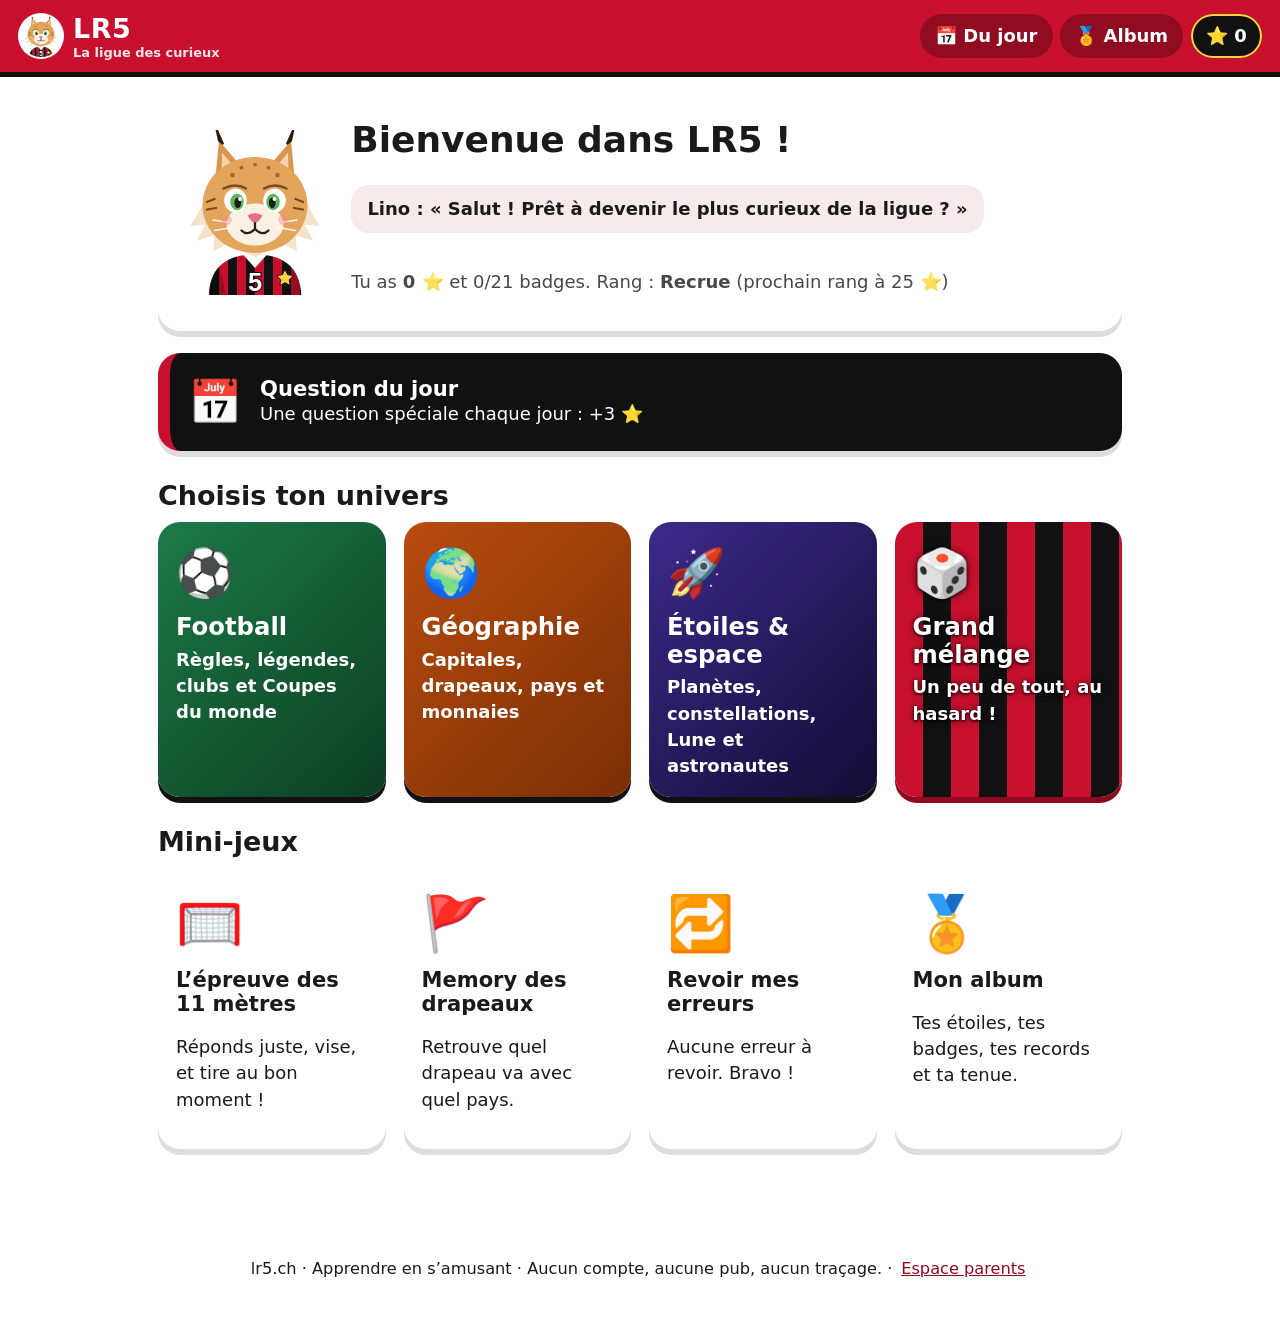
<file: index.html>
<!doctype html>
<html lang="fr">
<head>
<meta charset="utf-8">
<meta name="viewport" content="width=device-width, initial-scale=1, viewport-fit=cover">
<title>LR5 · La ligue des curieux</title>
<meta name="description" content="Quiz et mini-jeux pour les 9-10 ans : football, géographie, étoiles et espace. Sans compte, sans pub, sans traçage.">
<meta name="theme-color" content="#c8102e">
<meta name="color-scheme" content="light">
<link rel="icon" href="assets/favicon.svg" type="image/svg+xml">
<link rel="apple-touch-icon" href="assets/icon-180.png">
<link rel="manifest" href="manifest.webmanifest">
<meta name="apple-mobile-web-app-title" content="LR5">
<meta name="mobile-web-app-capable" content="yes">
<meta name="apple-mobile-web-app-capable" content="yes">
<meta property="og:type" content="website">
<meta property="og:locale" content="fr_CH">
<meta property="og:site_name" content="LR5">
<meta property="og:title" content="LR5 · La ligue des curieux">
<meta property="og:description" content="Quiz et mini-jeux pour les 9-10 ans : football, géographie, étoiles et espace. Sans compte, sans pub, sans traçage.">
<meta property="og:url" content="https://www.lr5.ch/">
<meta property="og:image" content="https://www.lr5.ch/assets/og.png">
<meta property="og:image:width" content="1200">
<meta property="og:image:height" content="630">
<meta property="og:image:alt" content="LR5, La ligue des curieux : la mascotte Lino">
<meta name="twitter:card" content="summary_large_image">
<link rel="stylesheet" href="css/theme.css">
<link rel="stylesheet" href="css/style.css">
<script src="js/config.js" defer></script>
<script src="js/flags.js" defer></script>
<script src="js/app.js" defer></script>
<script src="js/penalty.js" defer></script>
<script src="js/memory.js" defer></script>
</head>
<body>
<a class="skip" href="#app">Aller au contenu</a>
<header class="topbar">
  <a class="logo" href="index.html#/"><img src="assets/mascotte.svg" alt="" width="46" height="46"><span><b data-cfg="nom">LR5</b><small data-cfg="slogan">La ligue des curieux</small></span></a>
  <nav aria-label="Menu">
    <a class="pill" href="index.html#/jour"><span aria-hidden="true">📅</span> <span class="lbl">Du jour</span></a>
    <a class="pill" href="index.html#/album"><span aria-hidden="true">🏅</span> <span class="lbl">Album</span></a>
    <a class="pill stars" id="pill-etoiles" href="index.html#/album" aria-label="Mes étoiles"><span aria-hidden="true">⭐</span> <span id="nb-etoiles">0</span></a>
  </nav>
</header>
<main id="app" tabindex="-1"><p>Chargement…</p><noscript><p>Ce site a besoin de JavaScript pour fonctionner (aucun traçage, promis !).</p></noscript></main>
<footer class="footer"><p><span data-cfg="domaine">lr5.ch</span> · Apprendre en s’amusant · Aucun compte, aucune pub, aucun traçage. · <a href="parents.html">Espace parents</a></p></footer>
<div class="toast" id="toast" role="status" aria-live="polite"></div>
</body>
</html>
</file>
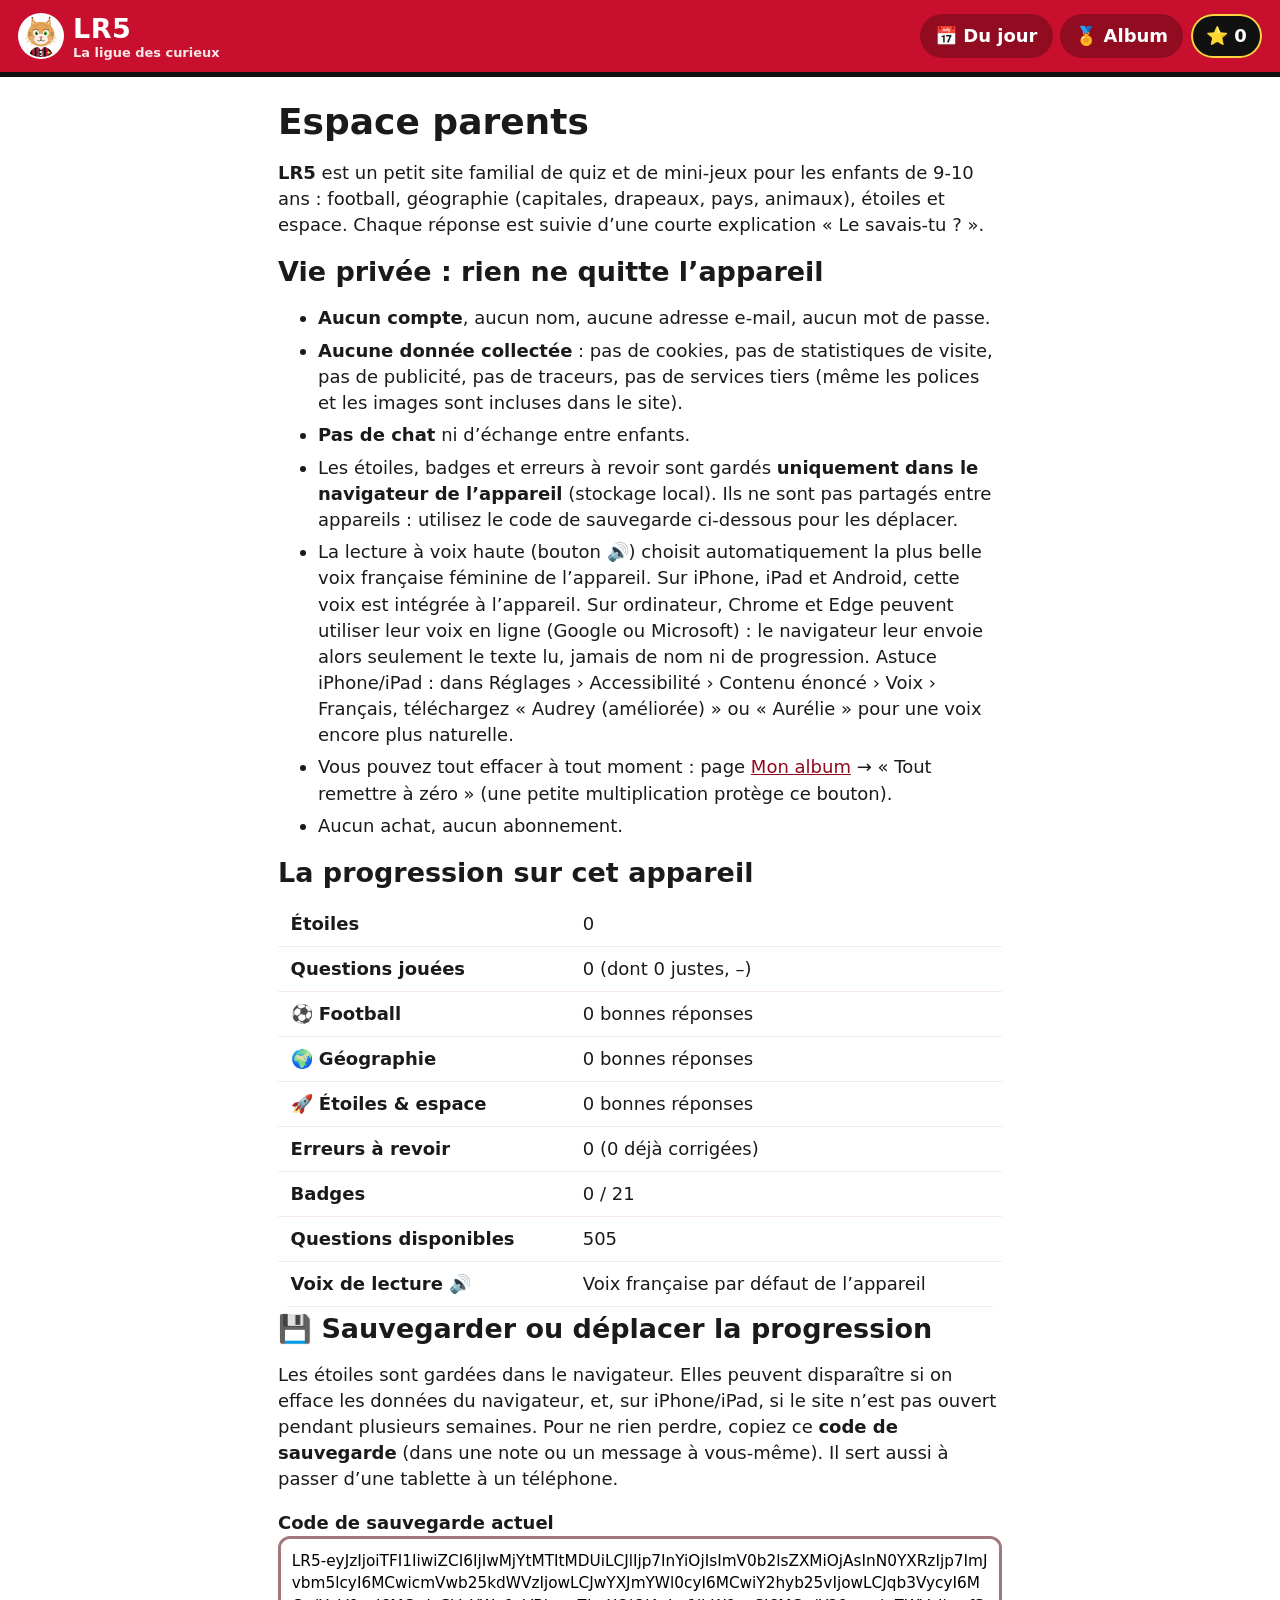
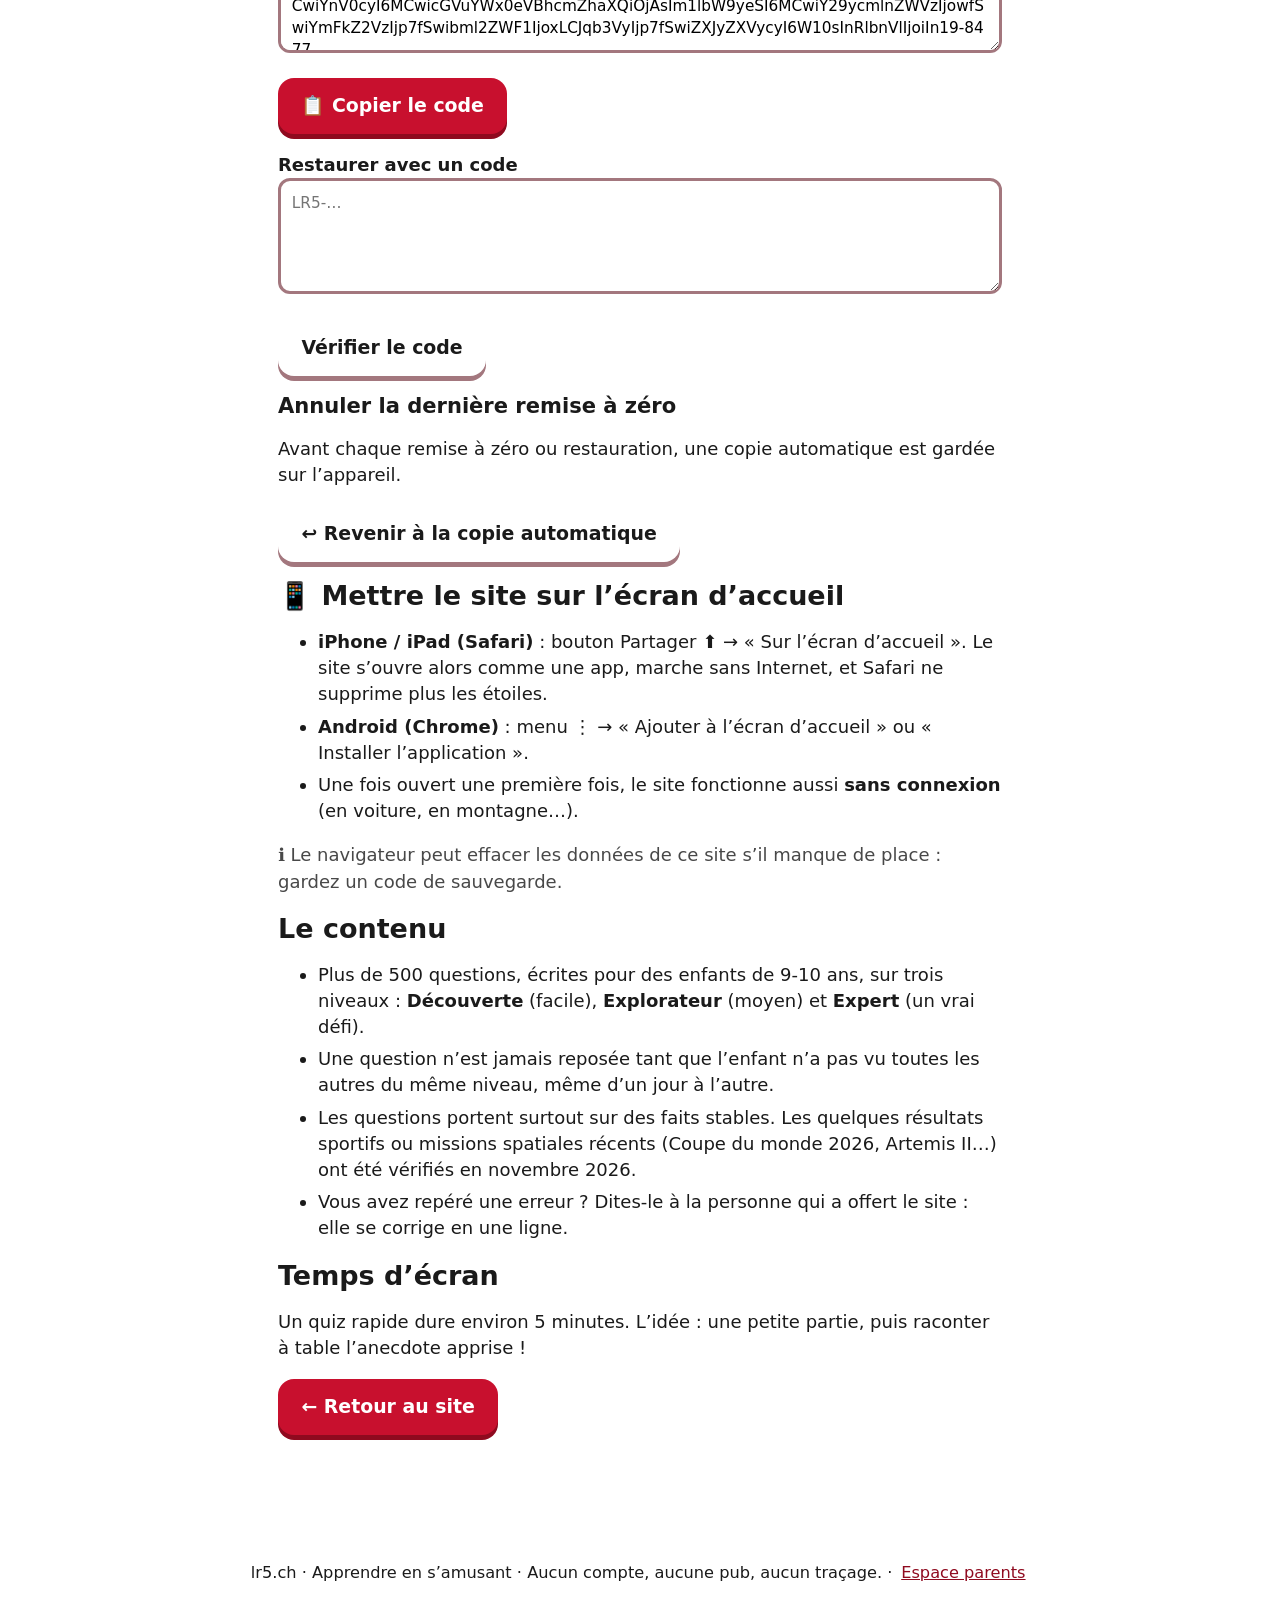
<file: parents.html>
<!doctype html>
<html lang="fr">
<head>
<meta charset="utf-8">
<meta name="viewport" content="width=device-width, initial-scale=1, viewport-fit=cover">
<title>Espace parents · LR5</title>
<meta name="description" content="Quiz et mini-jeux pour les 9-10 ans : football, géographie, étoiles et espace. Sans compte, sans pub, sans traçage.">
<meta name="theme-color" content="#c8102e">
<meta name="color-scheme" content="light">
<link rel="icon" href="assets/favicon.svg" type="image/svg+xml">
<link rel="apple-touch-icon" href="assets/icon-180.png">
<link rel="manifest" href="manifest.webmanifest">
<meta name="apple-mobile-web-app-title" content="LR5">
<meta name="mobile-web-app-capable" content="yes">
<meta name="apple-mobile-web-app-capable" content="yes">
<meta property="og:type" content="website">
<meta property="og:locale" content="fr_CH">
<meta property="og:site_name" content="LR5">
<meta property="og:title" content="LR5 · La ligue des curieux">
<meta property="og:description" content="Quiz et mini-jeux pour les 9-10 ans : football, géographie, étoiles et espace. Sans compte, sans pub, sans traçage.">
<meta property="og:url" content="https://www.lr5.ch/">
<meta property="og:image" content="https://www.lr5.ch/assets/og.png">
<meta property="og:image:width" content="1200">
<meta property="og:image:height" content="630">
<meta property="og:image:alt" content="LR5, La ligue des curieux : la mascotte Lino">
<meta name="twitter:card" content="summary_large_image">
<link rel="stylesheet" href="css/theme.css">
<link rel="stylesheet" href="css/style.css">
<script src="js/config.js" defer></script>
<script src="js/flags.js" defer></script>
<script src="js/app.js" defer></script>
<script src="js/parents.js" defer></script>
</head>
<body>
<a class="skip" href="#content">Aller au contenu</a>
<header class="topbar">
  <a class="logo" href="index.html#/"><img src="assets/mascotte.svg" alt="" width="46" height="46"><span><b data-cfg="nom">LR5</b><small data-cfg="slogan">La ligue des curieux</small></span></a>
  <nav aria-label="Menu">
    <a class="pill" href="index.html#/jour"><span aria-hidden="true">📅</span> <span class="lbl">Du jour</span></a>
    <a class="pill" href="index.html#/album"><span aria-hidden="true">🏅</span> <span class="lbl">Album</span></a>
    <a class="pill stars" id="pill-etoiles" href="index.html#/album" aria-label="Mes étoiles"><span aria-hidden="true">⭐</span> <span id="nb-etoiles">0</span></a>
  </nav>
</header>
<main class="prose" id="content">
<h1>Espace parents</h1>
<p><b>LR5</b> est un petit site familial de quiz et de mini-jeux pour les enfants de 9-10 ans : football, géographie (capitales, drapeaux, pays, animaux), étoiles et espace. Chaque réponse est suivie d’une courte explication « Le savais-tu ? ».</p>
<h2>Vie privée : rien ne quitte l’appareil</h2>
<ul>
  <li><b>Aucun compte</b>, aucun nom, aucune adresse e-mail, aucun mot de passe.</li>
  <li><b>Aucune donnée collectée</b> : pas de cookies, pas de statistiques de visite, pas de publicité, pas de traceurs, pas de services tiers (même les polices et les images sont incluses dans le site).</li>
  <li><b>Pas de chat</b> ni d’échange entre enfants.</li>
  <li>Les étoiles, badges et erreurs à revoir sont gardés <b>uniquement dans le navigateur de l’appareil</b> (stockage local). Ils ne sont pas partagés entre appareils : utilisez le code de sauvegarde ci-dessous pour les déplacer.</li>
  <li>La lecture à voix haute (bouton 🔊) choisit automatiquement la plus belle voix française féminine de l’appareil. Sur iPhone, iPad et Android, cette voix est intégrée à l’appareil. Sur ordinateur, Chrome et Edge peuvent utiliser leur voix en ligne (Google ou Microsoft) : le navigateur leur envoie alors seulement le texte lu, jamais de nom ni de progression. Astuce iPhone/iPad : dans Réglages › Accessibilité › Contenu énoncé › Voix › Français, téléchargez « Audrey (améliorée) » ou « Aurélie » pour une voix encore plus naturelle.</li>
  <li>Vous pouvez tout effacer à tout moment : page <a href="index.html#/album">Mon album</a> → « Tout remettre à zéro » (une petite multiplication protège ce bouton).</li>
  <li>Aucun achat, aucun abonnement.</li>
</ul>
<div id="parents-dyn"><p>Chargement de la progression…</p></div>
<h2>Le contenu</h2>
<ul>
  <li>Plus de 500 questions, écrites pour des enfants de 9-10 ans, sur trois niveaux : <b>Découverte</b> (facile), <b>Explorateur</b> (moyen) et <b>Expert</b> (un vrai défi).</li>
  <li>Une question n’est jamais reposée tant que l’enfant n’a pas vu toutes les autres du même niveau, même d’un jour à l’autre.</li>
  <li>Les questions portent surtout sur des faits stables. Les quelques résultats sportifs ou missions spatiales récents (Coupe du monde 2026, Artemis II…) ont été vérifiés en novembre 2026.</li>
  <li>Vous avez repéré une erreur ? Dites-le à la personne qui a offert le site : elle se corrige en une ligne.</li>
</ul>
<h2>Temps d’écran</h2>
<p>Un quiz rapide dure environ 5 minutes. L’idée : une petite partie, puis raconter à table l’anecdote apprise !</p>
<p><a class="btn" href="index.html#/">← Retour au site</a></p>
</main>
<footer class="footer"><p><span data-cfg="domaine">lr5.ch</span> · Apprendre en s’amusant · Aucun compte, aucune pub, aucun traçage. · <a href="parents.html">Espace parents</a></p></footer>
<div class="toast" id="toast" role="status" aria-live="polite"></div>
</body>
</html>
</file>
<file: css/theme.css>
/* Couleurs et tailles propres à ce site (LR5). Le reste du style est dans style.css (partagé). */
:root{
  --primaire:#c8102e;
  --primaire-f:#8f0a1f;
  --fonce:#111111;
  --doux:#f6eaea;
  --bord:#a3777e;
  --fond:#f7f3f2;
  --fond-a:#fbe1e4;
  --fond-b:#ececec;
  --survol:#fff7f7;
  --mix-a:#c8102e;
  --mix-b:#111111;
  --crowd-a:#c8102e;
  --crowd-b:#111111;
  --texte:#1a1a1a;
  --fs:112.5%;   /* 18 px si le navigateur est réglé sur 16 px ; suit le réglage « taille du texte » de l’appareil */
  --fs-m:106.25%; /* 17 px */
  --q-fs:1.45rem;
  --q-fs-m:1.25rem;
  --a-fs:1.1rem;
  --a-h:70px;
}
</file>
<file: css/style.css>
/* Feuille de style PARTAGÉE (identique sur LR5 et AR7). Les couleurs et tailles propres à chaque site
 * sont dans css/theme.css. Aucune police externe : polices système uniquement. */
:root{
  /* Les couleurs et tailles propres à chaque site sont dans css/theme.css (chargé avant ce fichier). */
  --or:#ffd23f; --rouge:#b00d24; --vert:#1c7a47; --carte:#fff; --ombre:0 6px 0 rgba(17,17,17,.14); --r:22px;
}
html{font-size:var(--fs)}
*{box-sizing:border-box}
a,button,input,label{touch-action:manipulation} /* pas de zoom au double tap sur les boutons (tablettes) */
[hidden]{display:none!important}
html,body{margin:0}
body{font-family:"Trebuchet MS","Segoe UI",system-ui,-apple-system,Roboto,Arial,sans-serif;color:var(--texte);
  background:var(--fond) radial-gradient(circle at 10% 0%,var(--fond-a) 0,transparent 40%),radial-gradient(circle at 100% 30%,var(--fond-b) 0,transparent 35%);
  min-height:100vh;line-height:1.45}
a{color:var(--primaire-f)}
.skip{position:absolute;left:-999px;top:0;background:#fff;padding:.5rem 1rem;z-index:10;min-height:44px}
.skip:focus{left:.5rem}
:focus-visible{outline:4px solid var(--or);box-shadow:0 0 0 7px var(--fonce);outline-offset:3px;border-radius:10px}
@supports not selector(:focus-visible){:focus{outline:4px solid var(--or);outline-offset:3px}} /* vieux iPad (iOS 14) */

/* En-tête */
.topbar{display:flex;align-items:center;gap:.8rem;padding:max(.5rem,env(safe-area-inset-top)) max(1rem,env(safe-area-inset-right)) .5rem max(1rem,env(safe-area-inset-left));background:var(--primaire);color:#fff;position:sticky;top:0;z-index:5;box-shadow:0 5px 0 var(--fonce);min-height:66px}
.logo{display:flex;align-items:center;gap:.5rem;color:#fff;text-decoration:none;font-weight:900;min-height:44px}
.logo img{width:46px;height:46px;background:#fff;border-radius:50%;padding:2px}
.logo b{font-size:1.5rem;letter-spacing:.5px}
.logo small{display:block;font-weight:600;font-size:.72rem;opacity:.9;margin-top:-4px}
.topbar nav{margin-left:auto;display:flex;gap:.4rem;align-items:center}
.pill{display:inline-flex;align-items:center;gap:.35rem;background:rgba(0,0,0,.28);color:#fff;border:0;border-radius:999px;padding:.45rem .85rem;font:inherit;font-weight:800;text-decoration:none;cursor:pointer;min-height:44px;min-width:44px;justify-content:center}
.pill:hover{background:rgba(0,0,0,.45)}
.stars{background:var(--fonce);color:#fff;box-shadow:inset 0 0 0 2px var(--or)}
.panel .pill,.card .pill{background:var(--fonce);color:#fff;font-size:.9rem}
.panel .pill:hover{background:var(--primaire)}

main{max-width:1000px;margin:0 auto;padding:1.2rem max(1rem,env(safe-area-inset-right)) 3rem max(1rem,env(safe-area-inset-left));min-height:calc(100vh - 66px)}
h1,h2,h3{line-height:1.15;margin:.2em 0 .5em}
h1{font-size:2rem} h2{font-size:1.5rem} .h3{font-size:1.17rem}
.muted{color:color-mix(in srgb,var(--texte) 80%,transparent)}
@supports not (color:color-mix(in srgb,red 50%,blue)){.muted{opacity:.8}}

/* Accueil */
.hero{display:flex;align-items:center;gap:1.2rem;background:var(--carte);border-radius:var(--r);padding:1rem 1.2rem;box-shadow:var(--ombre);margin-bottom:1.2rem}
.hero .mascotte{flex:none}
.hero h1{margin-bottom:.2em}
.mascotte{position:relative;display:inline-block;max-width:100%}
.mascotte{isolation:isolate}
.mascotte img{width:100%;height:auto;display:block;position:relative;z-index:1}
.mascotte .calque{position:absolute;left:0;top:0;width:100%;height:100%;pointer-events:none;overflow:visible}
.mascotte .calque.devant{z-index:2}
.mascotte .calque.derriere{z-index:0}
.tenue-zone{display:flex;gap:1rem;align-items:center;flex-wrap:wrap}
.tenue-zone .apercu{flex:none}
.tenue-zone .choice-group{flex:1 1 14rem}
.result .mascotte{margin:0 auto}
.result>.row{margin:.6rem 0 1rem}
.bulle{background:var(--doux);border-radius:18px;padding:.6rem .9rem;display:inline-block;font-weight:600}
.grid{display:grid;grid-template-columns:repeat(auto-fit,minmax(210px,1fr));gap:1rem}
.grid.g4{grid-template-columns:repeat(4,1fr)}
@media (max-width:61.1875em){.grid.g4{grid-template-columns:repeat(2,1fr)}}
@media (max-width:34.9375em){.grid.g4{grid-template-columns:1fr}}
.card{background:var(--carte);border-radius:var(--r);padding:1rem;box-shadow:var(--ombre);border:0;text-align:left;font:inherit;color:inherit;text-decoration:none;display:block;cursor:pointer;transition:transform .12s}
.card:hover{transform:translateY(-3px)}
.card:active{transform:translateY(2px)}
.univers{color:#fff;min-height:150px;position:relative;overflow:hidden}
.univers .emoji{font-size:2.6rem;display:block}
.univers h3{font-size:1.35rem;margin:.3rem 0}
.univers p{margin:0;font-weight:600}
.u-football{background:linear-gradient(135deg,#1c7a47,#0c3d23);box-shadow:0 6px 0 var(--fonce)}
.u-geographie{background:linear-gradient(135deg,#b84c0e,#7a2e05);box-shadow:0 6px 0 var(--fonce)}
.u-espace{background:linear-gradient(135deg,#3b2a8a,#120c33);box-shadow:0 6px 0 var(--fonce)}
.u-mix{background:repeating-linear-gradient(90deg,var(--mix-a) 0 28px,var(--mix-b) 28px 56px);box-shadow:0 6px 0 var(--primaire-f)}
.u-mix h3,.u-mix p,.u-mix .emoji{text-shadow:0 1px 3px #000,0 0 8px rgba(0,0,0,.6)}
.section{margin:1.6rem 0 .6rem}
.daily{display:flex;gap:1rem;align-items:center;background:var(--fonce);color:#fff;border-left:12px solid var(--primaire)}
.daily .emoji{font-size:2.4rem}
.daily h2{margin:0}

/* Boutons */
.btn{display:inline-flex;align-items:center;justify-content:center;gap:.5rem;font:inherit;font-weight:800;font-size:1.05rem;border:0;border-radius:16px;padding:.8rem 1.3rem;min-height:56px;cursor:pointer;background:var(--primaire);color:#fff;box-shadow:0 5px 0 var(--primaire-f);text-decoration:none}
.btn:active{transform:translateY(3px);box-shadow:0 2px 0 var(--primaire-f)}
.btn.accent{background:var(--fonce);color:#fff;box-shadow:0 5px 0 var(--primaire)}
.btn.blanc{background:#fff;color:var(--texte);box-shadow:0 5px 0 var(--bord)}
.btn[disabled]{opacity:.6;cursor:not-allowed}
.row{display:flex;gap:.7rem;flex-wrap:wrap;align-items:center}
.row.tight{gap:.4rem}
.row.center{justify-content:center}
.choice-group{display:flex;gap:.6rem;flex-wrap:wrap}
.choice-group .btn{flex:1 1 150px}
.choice-group .btn[aria-pressed="true"]{background:var(--primaire);color:#fff;box-shadow:0 5px 0 var(--fonce)}

/* Quiz */
.panel{background:var(--carte);border-radius:var(--r);padding:1.2rem;box-shadow:var(--ombre)}
.qhead{display:flex;justify-content:space-between;align-items:center;gap:.5rem;flex-wrap:wrap;margin-bottom:.6rem;font-weight:800}
.tag{display:inline-block;border-radius:999px;padding:.2rem .7rem;background:var(--doux);font-size:.85rem;font-weight:800}
.progress{height:14px;background:var(--doux);border-radius:999px;overflow:hidden;margin-bottom:1rem}
.progress>i{display:block;height:100%;background:repeating-linear-gradient(90deg,var(--primaire) 0 14px,var(--fonce) 14px 28px);border-radius:999px;transition:width .3s}
.question{font-size:var(--q-fs);font-weight:800;margin:.4rem 0 1rem}
.answers{display:grid;grid-template-columns:1fr 1fr;gap:.8rem}
.answer{font:inherit;font-size:var(--a-fs);font-weight:700;text-align:left;border:3px solid var(--bord);background:#fff;border-radius:18px;padding:.9rem 1rem;min-height:var(--a-h);cursor:pointer;display:flex;gap:.7rem;align-items:center;color:var(--texte)}
.answer:hover:not([disabled]){border-color:var(--primaire);background:var(--survol)}
.answer .k{flex:none;width:2rem;height:2rem;border-radius:50%;background:var(--fonce);color:#fff;display:grid;place-items:center;font-weight:900}
.answer.ok{border-color:var(--vert);background:#e6f8ee;border-width:4px}
.answer.ok .k{background:var(--vert);color:#fff;font-size:1.2rem}
.answer.ko{border-color:var(--rouge);background:#fdeaea;border-style:dashed;border-width:4px}
.answer.ko .k{background:var(--rouge);color:#fff;font-size:1.2rem}
.answer[disabled]{cursor:default}
.answer[disabled]:not(.ok):not(.ko){opacity:.75}
.feedback{margin-top:1rem;border-radius:18px;padding:1rem;background:var(--doux);border-left:8px solid var(--fonce)}
.feedback.ok{background:#e6f8ee;border-color:var(--vert)}
.feedback.ko{background:#fdeeee;border-color:var(--rouge)}
.feedback h3{margin:0 0 .3rem}
.quickfb{font-weight:900;font-size:1.15rem;margin:.8rem 0 0;padding:.5rem .8rem;border-radius:12px}
.quickfb.ok{background:#e6f8ee;color:#0f5530}
.quickfb.ko{background:#fdeeee;color:#8a0a1c}
.savais{margin:.4rem 0 .8rem}
/* Le bouton principal reste toujours atteignable, même si l’explication est longue. */
.feedback>.row{position:sticky;bottom:0;bottom:env(safe-area-inset-bottom,0);background:inherit;padding:.4rem 0 .2rem;margin:0 -.2rem;z-index:1}
.fb.quick{position:sticky;bottom:0;z-index:1}
.fb.quick .quickfb{box-shadow:0 -4px 12px rgba(0,0,0,.08)}
.qz{scroll-margin-top:calc(var(--top-h,66px) + 8px)}
/* Après la réponse, si la place manque : on ne garde que ta réponse et la bonne réponse. */
.qz.compact .answer[disabled]:not(.ok):not(.ko){display:none}
.qz.compact .flag-q{width:min(110px,35%)}
.res-tete{display:flex;flex-direction:column;align-items:center}
.res-tete .big{margin:.1rem 0}
.timer{font-size:1.4rem;font-weight:900;background:var(--fonce);color:#fff;border-radius:14px;padding:.2rem .8rem;min-width:4.2rem;text-align:center}
.timer.urgent{background:var(--rouge);animation:pulse .6s infinite alternate}
@keyframes pulse{to{transform:scale(1.08)}}
.flag-q{display:block;margin:0 auto 1rem;width:min(240px,65%);height:auto;border-radius:8px;box-shadow:0 3px 10px rgba(0,0,0,.18)}
.big{font-size:3rem;margin:0}
.result{text-align:center}
.recap{text-align:left;margin-top:1rem}
.recap li{margin:.4rem 0}
.gain{font-size:1.4rem;font-weight:900;text-align:center}
.nouveaux{margin:1rem auto;max-width:640px;text-align:center}
.nouveaux .badges{justify-content:center;grid-template-columns:repeat(auto-fit,minmax(140px,180px))}
.badge.gagne{outline:3px solid var(--or)}

/* Album */
.badges{display:grid;grid-template-columns:repeat(auto-fill,minmax(150px,1fr));gap:.8rem}
.badge{background:#fff;border-radius:18px;padding:.8rem;text-align:center;box-shadow:var(--ombre)}
.badge .ico{font-size:2.4rem;display:block}
.badge.locked{background:#f2f2f2;color:#555;box-shadow:none;border:2px dashed #b5b5b5}
.badge.locked .ico{filter:grayscale(1);opacity:.5}
.badge b{display:block}
.badge small{display:block;font-size:.8rem}
.stats{display:grid;grid-template-columns:repeat(auto-fit,minmax(150px,1fr));gap:.8rem;margin:1rem 0}
.stat{background:#fff;border-radius:18px;padding:.8rem;text-align:center;box-shadow:var(--ombre)}
.stat b{display:block;font-size:1.8rem}
.rangbox{display:flex;gap:1rem;align-items:center;margin:1rem 0}
.rangbox>div{flex:1}
.gate{margin-top:1rem;border:3px solid var(--or)}
.gate input{font:inherit;font-size:1.3rem;padding:.4rem .6rem;border-radius:10px;border:3px solid var(--bord);width:6rem;margin:.4rem 0 .8rem}

/* ---------- Écrans de jeu : barre compacte ---------- */
.jeu-bar{display:flex;align-items:center;gap:.5rem;flex-wrap:wrap;margin-bottom:.6rem}
.jeu-t{font-size:1.45rem;margin:0;flex:1 1 auto;min-width:0}
.jeu-bar .quitter{margin-left:auto}
.jeu-bar .pill{background:var(--fonce);color:#fff} .jeu-bar .pill:hover{background:var(--primaire)} /* contraste : la pastille est sur le fond clair */
.shots{display:flex;gap:.3rem;justify-content:center;margin:0}
.shots span{width:32px;height:32px;border-radius:50%;display:grid;place-items:center;background:var(--doux);font-size:1rem}

/* ---------- Écran « figé » : occupe exactement la hauteur visible, sous l’en-tête ----------
 * --top-h = hauteur de l’en-tête (mise à jour par app.js, même après rotation).
 * 100svh (plus petite hauteur visible, barres du navigateur affichées) avec repli 100vh. */
html.fige,html.fige body{overflow:hidden;overscroll-behavior:none}
html.fige .footer{display:none}
.pen.tir,.mem{position:fixed;left:0;right:0;top:var(--top-h,66px);bottom:0;height:calc(100vh - var(--top-h,66px));height:calc(100svh - var(--top-h,66px));
  z-index:4;display:flex;flex-direction:column;background:var(--fond);
  padding:.5rem max(.7rem,env(safe-area-inset-right)) max(.5rem,env(safe-area-inset-bottom)) max(.7rem,env(safe-area-inset-left))}
.pen.tir>*,.mem>*{width:100%;max-width:1400px;margin-left:auto;margin-right:auto}
.pen.tir .jeu-bar,.mem .jeu-bar{flex:none;margin-bottom:.4rem}
.pen.tir .jeu-t,.mem .jeu-t{font-size:1.15rem}

/* ---------- Penalty ---------- */
.pen-intro{margin:.2rem 0 .8rem}
.pen-stage{flex:1 1 auto;min-height:0;display:flex;flex-direction:column;gap:.6rem;justify-content:center}
.pen-stage[hidden]{display:none}
.pitch-wrap{flex:1 1 auto;min-height:0;display:flex;align-items:center;justify-content:center}
.pen-ctrl{flex:none;display:flex;flex-direction:column;gap:.5rem;justify-content:center}
.ctrl-t{margin:0;font-weight:800;text-align:center;font-size:1.05rem}
@media (min-aspect-ratio:6/5){
  /* Paysage (téléphone couché, iPad en largeur, ordinateur) : le but à gauche, les commandes à droite. */
  .pen-stage{flex-direction:row;align-items:stretch}
  .pen-ctrl{width:clamp(200px,32%,360px)}
  .pen-ctrl .aim{grid-template-columns:1fr}
}
/* --sh = hauteur de la « scène » (tribune + but), posée en haut du terrain. En portrait, le terrain est plus haut
 * que la scène : la place en plus devient de la pelouse devant le but, où attend le ballon (pas de vide à l’écran). */
.pitch{--sh:100%;position:relative;width:100%;max-width:100%;aspect-ratio:16/10;border-radius:20px;overflow:hidden;min-height:150px;font-size:16px;
  background:#3fb56a}
.pitch .stripes{position:absolute;left:0;right:0;bottom:0;top:calc(var(--sh) * .3);background:repeating-linear-gradient(90deg,rgba(255,255,255,.07) 0 12%,transparent 12% 24%)}
.pitch .crowd{position:absolute;left:0;right:0;top:0;height:calc(var(--sh) * .3);background:radial-gradient(circle,#ffffff55 2px,transparent 3px) 0 0/16px 14px,repeating-linear-gradient(90deg,var(--crowd-a) 0 24px,var(--crowd-b) 24px 48px)}
.goal{position:absolute;left:18%;right:18%;top:calc(var(--sh) * .14);height:calc(var(--sh) * .38);border:.45em solid #fff;border-bottom:0;border-radius:4px 4px 0 0;
  background:repeating-linear-gradient(0deg,rgba(255,255,255,.35) 0 2px,transparent 2px 12px),repeating-linear-gradient(90deg,rgba(255,255,255,.35) 0 2px,transparent 2px 12px),rgba(0,0,0,.08)}
.line{position:absolute;left:4%;right:4%;top:calc(var(--sh) * .52);height:4px;background:#fff}
.spot{position:absolute;left:50%;top:calc(var(--sh) * .86 + (100% - var(--sh)) * .55);width:10px;height:6px;background:#fff;border-radius:50%;transform:translate(-50%,-50%)}
.keeper{position:absolute;left:50%;top:calc(var(--sh) * .22);width:15%;height:calc(var(--sh) * .3);transform:translateX(-50%);transition:transform .45s cubic-bezier(.2,.8,.3,1);z-index:1}
.keeper svg{width:100%;height:100%}
.keeper.left{transform:translateX(-175%) rotate(-55deg)}
.keeper.right{transform:translateX(75%) rotate(55deg)}
.keeper.center{transform:translateX(-50%) translateY(-12%)}
.ball{position:absolute;left:50%;top:calc(var(--sh) * .82 + (100% - var(--sh)) * .55);width:7%;aspect-ratio:1;transform:translate(-50%,-50%);transition:left .5s ease-out,top .5s ease-out,width .5s;z-index:3}
.ball svg{width:100%;height:100%;display:block}
.ball.shot-left{left:28%;top:calc(var(--sh) * .34);width:4.5%}
.ball.shot-center{left:50%;top:calc(var(--sh) * .28);width:4.5%}
.ball.shot-right{left:72%;top:calc(var(--sh) * .34);width:4.5%}
/* Zones de tir : on touche directement le but pour viser. */
.zones{position:absolute;left:18%;right:18%;top:calc(var(--sh) * .14);height:calc(var(--sh) * .4);display:grid;grid-template-columns:repeat(3,1fr);z-index:2}
.zone{appearance:none;border:0;background:transparent;margin:0;padding:0;cursor:pointer;display:grid;place-items:center;font-size:1.6em;border-radius:10px;opacity:0;pointer-events:none;min-height:44px}
.pitch.aiming .zone{opacity:1;pointer-events:auto;outline:3px dashed rgba(255,255,255,.9);outline-offset:-6px;background:rgba(255,255,255,.12);animation:vise 1s infinite alternate}
.pitch.aiming .zone:hover,.pitch.aiming .zone:focus-visible{background:rgba(255,210,63,.45)}
.zone.cible{opacity:1;background:rgba(255,210,63,.35);outline:3px solid var(--or);outline-offset:-6px}
@keyframes vise{to{background:rgba(255,255,255,.28)}}
.banner{position:absolute;left:50%;top:calc(var(--sh) * .64);transform:translate(-50%,-50%) scale(.6);opacity:0;background:#fff;color:var(--fonce);font-weight:900;font-size:1.9em;padding:.2em .7em;border-radius:.5em;box-shadow:0 6px 0 rgba(0,0,0,.2);transition:.25s;z-index:4;white-space:nowrap;pointer-events:none}
.banner.show{opacity:1;transform:translate(-50%,-50%) scale(1)}
.banner.ok{box-shadow:0 6px 0 var(--vert)} .banner.ko{box-shadow:0 6px 0 var(--rouge)}
.pen-res{position:absolute;left:3%;right:3%;bottom:3%;z-index:4;background:rgba(255,255,255,.95);border-radius:.6em;padding:.35em .6em;font-weight:800;font-size:max(13px,.85em);text-align:center;opacity:0;transition:opacity .25s;pointer-events:none}
.pen-res.show{opacity:1}
.pen-res.ok{color:#0f5530;border-left:6px solid var(--vert)} .pen-res.ko{color:#8a0a1c;border-left:6px solid var(--rouge)}
.aim{display:grid;grid-template-columns:repeat(3,1fr);gap:.5rem}
.aim .btn{padding:.6rem .5rem;min-height:52px}
.jauge{position:relative;height:34px;border-radius:999px;margin:.2rem 0;background:linear-gradient(90deg,#f6b7b7,#ffe08a 25%,#ffe08a 36%,transparent 36%,transparent 64%,#ffe08a 64%,#ffe08a 75%,#f6b7b7);border:3px solid var(--fonce);overflow:hidden;flex:none}
.jauge .zone-v{position:absolute;left:36%;width:28%;top:0;bottom:0;background:#3fb56a}
.jauge .curseur{position:absolute;top:-3px;bottom:-3px;width:10px;margin-left:-5px;left:0;background:var(--fonce);border-radius:4px;box-shadow:0 0 0 2px #fff}
.tirer{width:100%}

/* ---------- Memory ---------- */
.mmsg{text-align:center;font-weight:800;min-height:1.5em;margin:.1rem 0 .4rem;flex:none;border-radius:12px;padding:.2rem .5rem}
.mmsg.ok{background:#e6f8ee;color:#0f5530} .mmsg.ko{background:#fdeeee;color:#8a0a1c}
.mem-wrap{position:relative;flex:1 1 auto;min-height:0;display:flex;align-items:center;justify-content:center}
.memory{display:grid;grid-template-columns:repeat(4,1fr);gap:.6rem;max-width:620px;margin:0 auto}
.mem .memory{max-width:none;margin:0}
.mcard{min-height:0;border:0;border-radius:12px;font:inherit;font-size:inherit;font-weight:800;cursor:pointer;background:repeating-linear-gradient(90deg,var(--primaire) 0 18px,var(--fonce) 18px 36px);color:#fff;box-shadow:0 4px 0 rgba(17,17,17,.14);display:grid;place-items:center;padding:.2rem;position:relative;overflow:hidden;line-height:1.1;hyphens:auto;-webkit-hyphens:auto;overflow-wrap:anywhere;text-align:center}
.mcard.back::after{content:"★";font-size:1.8em;color:var(--or);text-shadow:0 1px 3px #000}
.mcard.face{background:#fff;color:var(--texte)}
.mcard.face svg{width:85%;max-height:85%;height:auto;border-radius:4px;box-shadow:0 1px 4px rgba(0,0,0,.25)}
.mcard.found{background:#e6f8ee;outline:3px solid var(--vert);outline-offset:-3px}
.mcard.found::before{content:"✓";position:absolute;top:1px;right:5px;color:var(--vert);font-weight:900}
.mem-fin{position:absolute;inset:0;display:flex;align-items:center;justify-content:center;background:rgba(255,255,255,.55);z-index:3;overflow:auto;padding:.5rem}
.mem-fin[hidden]{display:none}
.mem-fin .feedback{margin:auto;max-width:560px;width:100%;text-align:center;box-shadow:var(--ombre)}

.footer{text-align:center;padding:1.5rem 1rem max(2rem,env(safe-area-inset-bottom));font-size:.9rem}
.footer a{display:inline-block;padding:.6rem .2rem;min-height:44px}
.prose{max-width:760px}
.prose li{margin:.35rem 0}
.prose textarea{width:100%;min-height:6rem;font:inherit;font-size:.85rem;border-radius:12px;border:3px solid var(--bord);padding:.6rem;word-break:break-all}
.prose table{border-collapse:collapse;width:100%;background:#fff;border-radius:12px;overflow:hidden}
.prose td,.prose th{padding:.5rem .7rem;border-bottom:1px solid var(--doux);text-align:left}
.toast{position:fixed;left:50%;top:76px;transform:translateX(-50%) translateY(-20px);opacity:0;visibility:hidden;background:var(--fonce);color:#fff;padding:.6rem 1.1rem;border-radius:16px;font-weight:800;z-index:20;transition:transform .3s,opacity .3s;max-width:92vw;text-align:center;pointer-events:none}
.toast.show{transform:translateX(-50%) translateY(0);opacity:1;visibility:visible}
[tabindex="-1"]:focus{outline:none;box-shadow:none}
.nf{text-align:center;padding-top:2rem}
.nf img{width:160px;height:160px}

@media (max-width:40em){
  html{font-size:var(--fs-m)}
  .hero{flex-direction:column;text-align:center}
  .hero .mascotte{width:110px!important}
  .answers{grid-template-columns:1fr}
  .answer{min-height:calc(var(--a-h) - 10px);padding:.7rem .9rem}
  .question{font-size:var(--q-fs-m)}
  .logo small{display:none}
  .logo b{font-size:1.3rem}
  .logo img{width:40px;height:40px}
  .topbar{padding:.4rem .6rem;gap:.4rem;min-height:60px}
  main{min-height:calc(100vh - 60px);padding-top:1rem}
  .flag-q{width:min(190px,55%)}
  .rangbox{flex-direction:column;text-align:center}
  .toast{top:68px}
}
@media (max-width:26.875em){
  .topbar nav .lbl{position:absolute;width:1px;height:1px;overflow:hidden;clip:rect(0 0 0 0);white-space:nowrap}
  .pill{padding:.45rem .7rem}
  .jeu-t{font-size:1.2rem}
  .shots span{width:28px;height:28px;font-size:.9rem}
  .aim .lbl-d{display:none}
  .aim .btn{font-size:1.5rem}
}
/* Téléphones étroits : en-têtes de question sur une seule ligne, réponses plus compactes */
@media (max-width:26.875em){
  .qt-nom{display:none}
  .lire>span{display:none}
  .qhead .tag{font-size:.8rem}
  .qhead{flex-wrap:nowrap;margin-bottom:.4rem}
  .qhead>.tag{min-width:0;overflow-wrap:anywhere}
  .qhead .row.tight{flex-wrap:nowrap;flex:none}
  .panel{padding:.9rem .8rem}
  .progress{height:10px;margin-bottom:.6rem}
  .question{margin:.3rem 0 .7rem}
  .answers{gap:.55rem}
  .answer{min-height:52px;padding:.5rem .75rem}
}
/* Écrans peu hauts (petits téléphones, portables) */
@media (max-height:47.5em){
  .flag-q{width:min(150px,42%);margin-bottom:.5rem}
  .res-tete .mascotte{width:90px!important}
  .res-tete .big{font-size:2.4rem}
  main{padding-top:.8rem}
  .panel>h1{font-size:1.5rem;margin-bottom:.2rem}
}
@media (max-height:43.75em) and (orientation:portrait){
  .flag-q{width:min(104px,30%)}
  .question{margin:.25rem 0 .6rem}
  .pen-intro{margin:0 0 .4rem}
}
/* Très petits téléphones (iPhone SE 1re génération 320 px, Galaxy Fold plié 280 px).
 * Les seuils sont en « em » : si l’appareil est réglé en grand texte, le site passe tout seul à la mise en page plus compacte. */
@media (max-width:22.5em){
  html{font-size:93.75%}
  .topbar{gap:.3rem;padding-left:.45rem;padding-right:.45rem}
  .topbar nav{gap:.25rem}
  .pill{padding:.4rem .5rem}
  .logo b{font-size:1.1rem}
  .logo img{width:34px;height:34px}
  .qhead .quitter>span,.jeu-bar .quitter>span{position:absolute;width:1px;height:1px;overflow:hidden;clip:rect(0 0 0 0);white-space:nowrap}
  .qhead .row.tight{gap:.3rem}
  .pen-intro{display:none}
  .panel>h1{font-size:1.3rem}
}
/* Téléphones peu hauts en portrait : question + 4 réponses toujours visibles sans défiler */
@media (max-height:40em) and (orientation:portrait),(max-width:18.75em){
  main{padding-top:.5rem}
  .question{font-size:1.15rem;margin:.2rem 0 .5rem}
  .answers{gap:.45rem}
  .answer{min-height:46px;padding:.4rem .7rem}
  .answer .k{width:1.7rem;height:1.7rem}
  .progress{margin-bottom:.4rem}
  .panel>p.muted{margin:.2rem 0}
}
/* Fenêtres d’ordinateur peu hautes (ex. 800×600) : drapeau plus petit pour garder les 4 réponses visibles */
@media (max-height:40em) and (min-aspect-ratio:6/5){
  .flag-q{width:auto;height:96px;margin:0 auto .4rem}
  .question{margin:.25rem 0 .6rem}
}
/* ---------- Téléphone couché (paysage, peu de hauteur) ----------
 * En jeu, l’en-tête disparaît (le bouton ✕ Quitter reste) et tout se range sur deux colonnes. */
@media (orientation:landscape) and (max-height:33.75em){
  html{font-size:93.75%}
  .topbar{position:static;min-height:0;padding-top:max(.25rem,env(safe-area-inset-top));padding-bottom:.25rem}
  .topbar .logo img{width:34px;height:34px}
  .pill{min-height:40px;padding:.3rem .7rem}
  body.jeu .topbar{display:none}
  body.jeu .footer{display:none}
  main{padding-top:.5rem;padding-bottom:1rem;min-height:0}
  h1{font-size:1.4rem}
  .panel{padding:.7rem .9rem}
  .btn{min-height:46px;padding:.5rem 1rem}
  .qhead{margin-bottom:.3rem}
  .progress{height:10px;margin-bottom:.5rem}
  .question{font-size:1.15rem;margin:.2rem 0 .5rem}
  .answers{grid-template-columns:1fr 1fr;gap:.5rem}
  .answer{min-height:46px;padding:.4rem .7rem;font-size:1rem}
  .answer .k{width:1.7rem;height:1.7rem}
  .flag-q{width:auto;height:84px;margin:0 auto .4rem}
  /* question + drapeau côte à côte ; après la réponse : réponses à gauche, explication à droite */
  .qz{display:grid;grid-template-columns:minmax(0,1fr) minmax(0,1fr);column-gap:1rem;align-items:start}
  .qz>*{grid-column:1/-1}
  .qz.has-flag>.question{grid-column:1;grid-row:2;align-self:center}
  .qz.has-flag>.flag-q{grid-column:2;grid-row:2}
  .qz.done>.question{grid-column:1;grid-row:2}
  .qz.done>.flag-q{display:none}
  .qz.done>.answers{grid-column:1;grid-row:3;grid-template-columns:1fr}
  .qz.done .answer[disabled]:not(.ok):not(.ko){display:none}
  .qz.done>.fb{grid-column:2;grid-row:2/span 2}
  .qz.done>.fb .feedback,.qz.done>.fb .quickfb{margin-top:0}
  .feedback{padding:.6rem .8rem}
  .feedback h3{font-size:1.05rem}
  .savais{margin:.2rem 0 .4rem;font-size:.95rem}
  .res-tete{flex-direction:row;gap:1rem;justify-content:center;text-align:left}
  .res-tete .mascotte{width:70px!important}
  .result h1{font-size:1.3rem}
  .res-tete .big{font-size:2rem}
  .hero .mascotte{width:80px!important}
  .pen.tir,.mem{top:0;height:100vh;height:100svh;padding-top:max(.3rem,env(safe-area-inset-top))}
  .pen.tir .jeu-bar,.mem .jeu-bar{margin-bottom:.2rem}
  .jeu-t{font-size:1.05rem!important}
  .jeu-t span{display:none}
  .shots span{width:26px;height:26px;font-size:.85rem}
  .ctrl-t{font-size:.95rem}
  .ctrl-t .ou{display:none}
  .aim .btn{min-height:44px;padding:.3rem .5rem;font-size:1rem}
  .aim .lbl-d{display:inline}
  .jauge{height:30px}
  .mmsg{margin:0 0 .2rem;font-size:.95rem}
  .pen-intro{display:none}
  .jeu-bar{margin-bottom:.3rem}
}
@media (orientation:landscape) and (max-height:21.25em){
  .aim{grid-template-columns:repeat(3,1fr)!important}
  .aim .lbl-d{display:none}
  .aim .btn{font-size:1.3rem}
  .pen-ctrl{gap:.3rem}
  /* très peu de hauteur (ex. fenêtre 800×600 zoomée à 200 %) */
  main{padding-top:.3rem}
  .panel{padding:.5rem .7rem}
  .qhead{font-size:.9rem;margin-bottom:.2rem}
  .progress{height:8px;margin-bottom:.3rem}
  .question{font-size:1.05rem;margin:.1rem 0 .35rem}
  .answers{gap:.35rem}
  .answer{min-height:40px;padding:.3rem .6rem}
  .feedback{padding:.45rem .6rem}
  .savais{font-size:.9rem;margin:.15rem 0 .3rem}
  .feedback .btn{min-height:42px;padding:.35rem .8rem}
}
/* Paysage étroit (fenêtre zoomée) : commandes du penalty un peu plus étroites pour laisser la place au terrain */
@media (orientation:landscape) and (max-width:33em){
  .pen-ctrl{width:clamp(130px,38%,360px)}
  .pen-ctrl .btn{padding-left:.4rem;padding-right:.4rem}
  .pen.tir,.mem{padding-left:max(.4rem,env(safe-area-inset-left));padding-right:max(.4rem,env(safe-area-inset-right))}
  .pen-stage{gap:.4rem}
}
@media (prefers-reduced-motion:reduce){*{transition:none!important;animation:none!important}}
.sr-only{position:absolute;width:1px;height:1px;overflow:hidden;clip:rect(0 0 0 0);white-space:nowrap}
</file>
